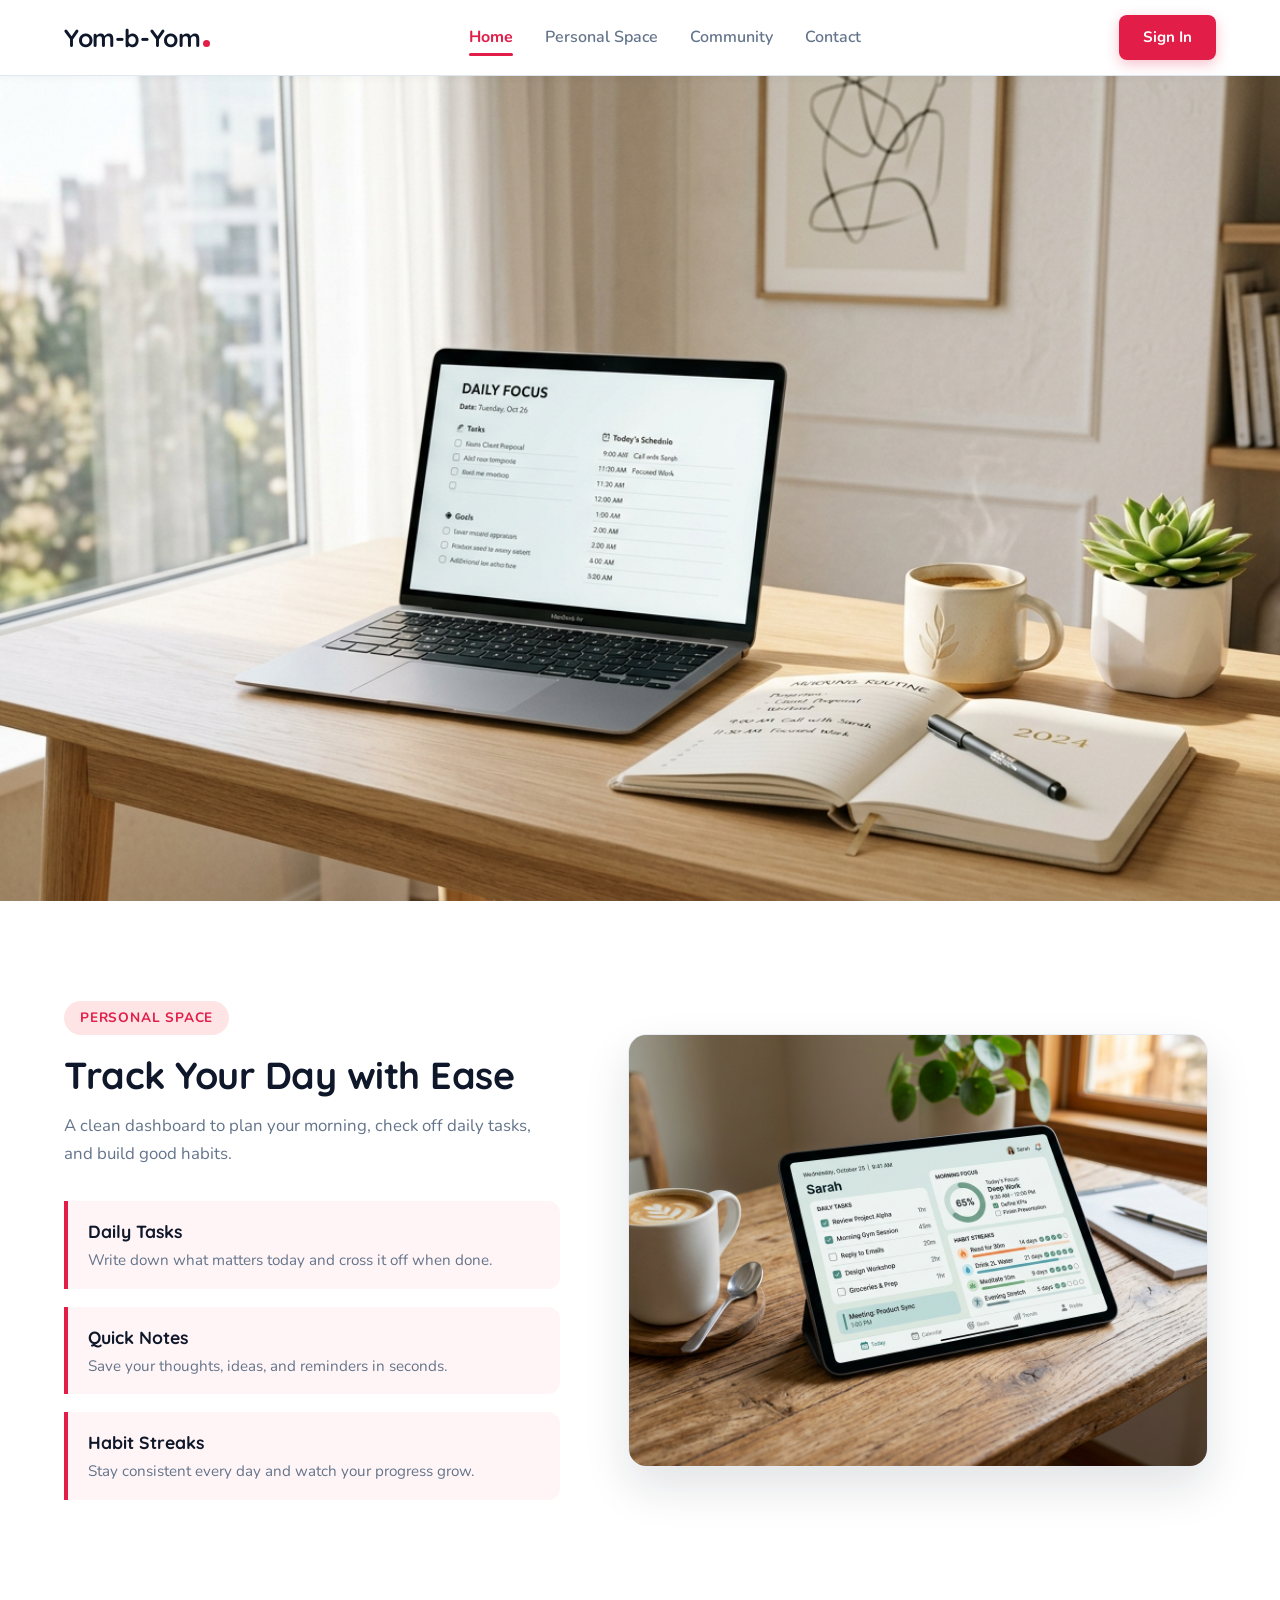
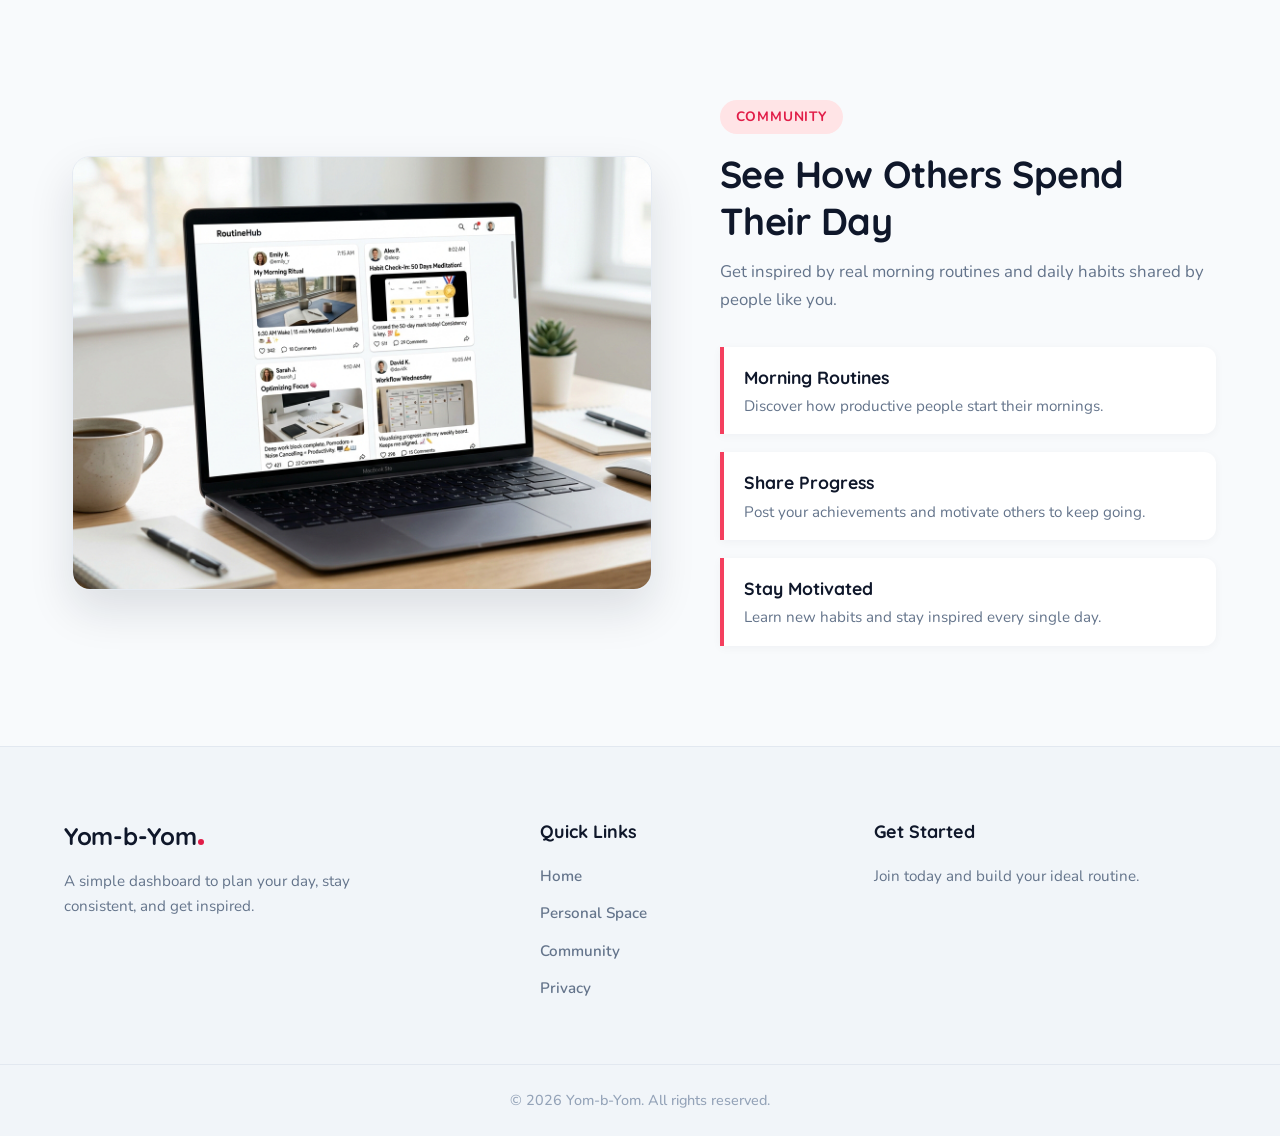
<file: index.html>
<!DOCTYPE html>
<html lang="en" dir="ltr">
<head>
    <meta charset="UTF-8">
    <meta name="viewport" content="width=device-width, initial-scale=1.0">

    <title>Yom-b-Yom</title>

    <!-- Fonts -->
    <link rel="preconnect" href="https://fonts.googleapis.com">
    <link rel="preconnect" href="https://fonts.gstatic.com" crossorigin>
    <link href="https://fonts.googleapis.com/css2?family=Nunito:wght@400;500;600;700;800;900&family=Quicksand:wght@500;600;700&display=swap" rel="stylesheet">
    
    <!-- CSS Links -->
    <link rel="stylesheet" href="css/nav.css">
    <link rel="stylesheet" href="css/sections.css">
    <link rel="stylesheet" href="css/footer.css">

</head>
<body>

    <!-- Navbar Start -->
    <nav class="navbar">
        <div class="container nav-container">



            <!-- Navbar Left-->
            <a href="#" class="logo">
                <span class="logo-text">Yom-b-Yom</span>
            </a>

            <!-- Navbar middle -->
            <ul class="nav-links">
                <li><a href="#" class="active">Home</a></li>
                <li><a href="#">Personal Space</a></li>
                <li><a href="#">Community</a></li>
                <li><a href="#">Contact</a></li>
            </ul>

            <!-- Navbar Right -->
            <div class="nav-right">
                <a href="#" class="btn-signin">Sign In</a>
            </div>
        </div>
    </nav>
    <!-- Navbar End -->



    <!-- LARGE image banner Start -->
    <section id="Large-img" class="Large-img-section"></section>
    <!-- LARGE image banner End -->


    
    <!-- SECTION 1 Start -->
    <section id="personal" class="personal-section">
        <div class="container">
            <div class="feature-row">
                
                <!-- Left Page Text Start -->
                <div class="feature-text">
                    <span class="badge">Personal Space</span>
                    <h2 class="section-title">Track Your Day with Ease</h2>
                    <p class="section-desc">
                        A clean dashboard to plan your morning, check off daily tasks, and build good habits.
                    </p>
                    <!-- Left Page Text End -->



                    <!-- Points Section Start -->
                    <div class="feature-points">
                        <div class="point-item">
                            <div class="point-info">
                                <h4>Daily Tasks</h4>
                                <p>Write down what matters today and cross it off when done.</p>
                            </div>
                        </div>

                        <div class="point-item">
                            <div class="point-info">
                                <h4>Quick Notes</h4>
                                <p>Save your thoughts, ideas, and reminders in seconds.</p>
                            </div>
                        </div>

                        <div class="point-item">
                            <div class="point-info">
                                <h4>Habit Streaks</h4>
                                <p>Stay consistent every day and watch your progress grow.</p>
                            </div>
                        </div>
                    </div>
                </div>
                <!-- Points Section End -->



                <!-- Right Page Image Start -->
                <div class="feature-media">
                    <img src="images/personal-feature.jpg" alt="Personal Life Dashboard on Tablet" class="feature-img">
                </div>

            </div>
        </div>
    </section>
    <!-- SECTION 1 End -->



    <!-- SECTION 2 Start -->
    <section id="community" class="section community-section">
        <div class="container">
            <div class="feature-row feature-row-reverse">
                


                <!-- Left Page Image Start -->
                <div class="feature-media">
                    <img src="images/community-feature.jpg" alt="Community Sharing Daily Routines" class="feature-img">
                </div>
                <!-- Left Page Image End -->



                <!-- Right Page Text Start -->
                <div class="feature-text">
                    <span class="badge">Community</span>
                    <h2 class="section-title">See How Others Spend Their Day</h2>
                    <p class="section-desc">
                        Get inspired by real morning routines and daily habits shared by people like you.
                    </p>
                    <!-- Right Page Text End -->



                    <!-- Points Section Start -->
                    <div class="feature-points">
                        <div class="point-item">
                            <div class="point-info">
                                <h4>Morning Routines</h4>
                                <p>Discover how productive people start their mornings.</p>
                            </div>
                        </div>

                        <div class="point-item">
                            <div class="point-info">
                                <h4>Share Progress</h4>
                                <p>Post your achievements and motivate others to keep going.</p>
                            </div>
                        </div>

                        <div class="point-item">
                            <div class="point-info">
                                <h4>Stay Motivated</h4>
                                <p>Learn new habits and stay inspired every single day.</p>
                            </div>
                        </div>
                    </div>
                </div>
                <!-- Points Section End -->

            </div>
        </div>
    </section>
    <!-- SECTION 2 End -->



    <!-- Footer Start-->
    <footer id="footer" class="footer">
        <div class="container footer-content">

            <!-- Footer Yom-b-Yom -->
            <div class="footer-col brand-col">
                <div class="footer-logo">Yom-b-Yom</div>
                <p>A simple dashboard to plan your day, stay consistent, and get inspired.</p>
            </div>

            <!-- Footer Links -->
            <div class="footer-col">
                <h4>Quick Links</h4>
                <ul class="footer-links">
                    <li><a href="#">Home</a></li>
                    <li><a href="#">Personal Space</a></li>
                    <li><a href="#">Community</a></li>
                    <li><a href="#">Privacy</a></li>
                </ul>
            </div>

            <!-- Footer Account -->
            <div class="footer-col">
                <h4>Get Started</h4>
                <p class="footer-subtext">Join today and build your ideal routine.</p>
            </div>
        </div>

        <!-- Copyright -->
        <div class="footer-bottom">
            <div class="container">
                <p>&copy; 2026 Yom-b-Yom. All rights reserved.</p>
            </div>
        </div>
    </footer>
    <!-- Footer End -->



</body>
</html>
</file>
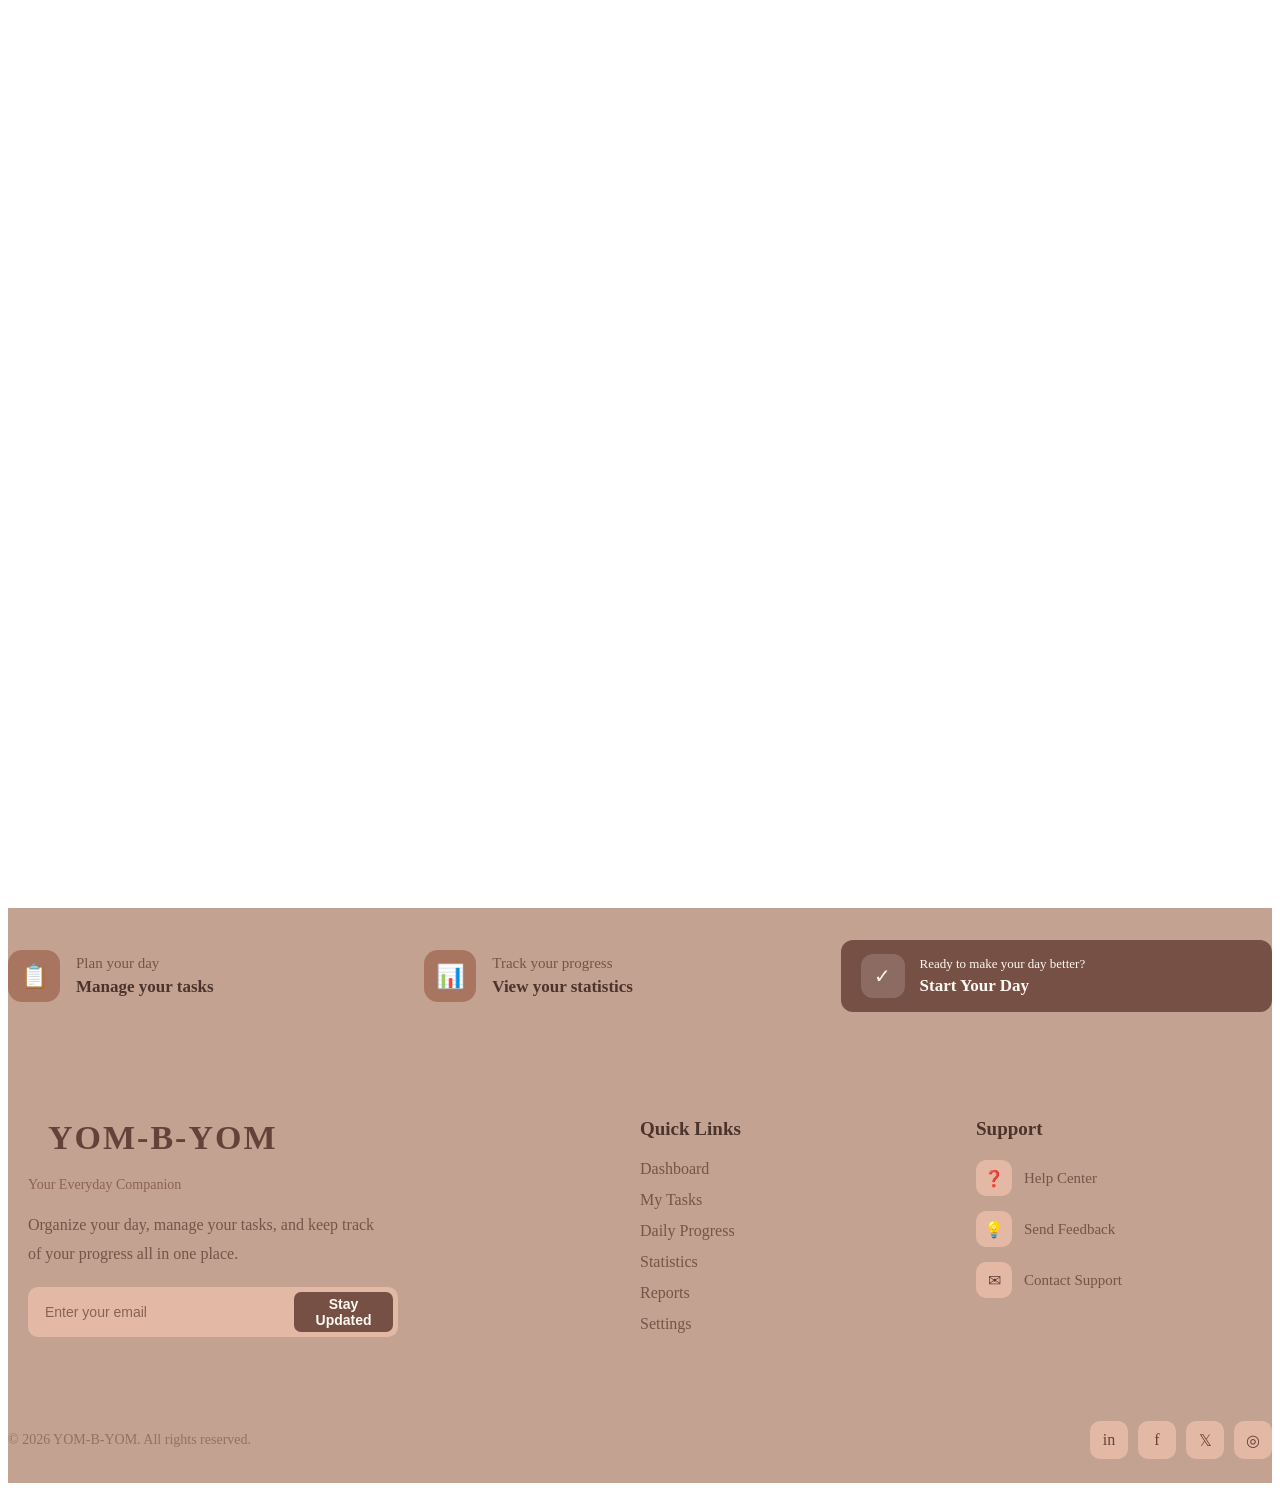
<file: mfooter.html>
<!DOCTYPE html>
<html lang="en">

<head>
    <meta charset="UTF-8">
    <meta name="viewport" content="width=device-width, initial-scale=y">
    <title> YOM-B-YOM</title>
    <link rel="stylesheet" href="css/mfooter.css">
</head>

<body>
    <main></main>
    <footer class="footer">

        <div class="container">

            <!-- Top Dashboard Cards -->
            <div class="footer-top">

                <div class="footer-contact-card">
                    <div class="contact-icon">📋</div>
                    <div>
                        <span>Plan your day</span>
                        <a href="#">Manage your tasks</a>
                    </div>
                </div>

                <div class="footer-contact-card">
                    <div class="contact-icon">📊</div>
                    <div>
                        <span>Track your progress</span>
                        <a href="#">View your statistics</a>
                    </div>
                </div>

                <a href="#" class="book-btn">
                    <span>✓</span>
                    <div>
                        <small>Ready to make your day better?</small>
                        <strong>Start Your Day</strong>
                    </div>
                </a>

            </div>


            <!-- Main Footer -->
            <div class="footer-content">

                <!-- Brand -->
                <div class="footer-brand">

                    <h2>YOM-B-YOM</h2>

                    <p class="brand-subtitle">
                        Your Everyday Companion
                    </p>

                    <p>
                        Organize your day, manage your tasks,
                        and keep track of your progress all in one place.
                    </p>

                    <!-- Newsletter -->
                    <div class="newsletter">
                        <input type="email" placeholder="Enter your email">
                        <button>Stay Updated</button>
                    </div>

                </div>


                <!-- Services -->
                <div class="footer-column">

                    <h3>Quick Links</h3>

                    <a href="#">Dashboard</a>
                    <a href="#">My Tasks</a>
                    <a href="#">Daily Progress</a>
                    <a href="#">Statistics</a>
                    <a href="#">Reports</a>
                    <a href="#">Settings</a>

                </div>


                <!-- Contact -->
                <div class="footer-column">

                    <h3>Support</h3>

                    <div class="contact-row">
                        <span>❓</span>
                        <p>Help Center</p>
                    </div>

                    <div class="contact-row">
                        <span>💡</span>
                        <p>Send Feedback</p>
                    </div>

                    <div class="contact-row">
                        <span>✉</span>
                        <p>Contact Support</p>
                    </div>

                </div>

            </div>


            <!-- Bottom -->
            <div class="footer-bottom">

                <p>
                    © 2026 YOM-B-YOM. All rights reserved.
                </p>

                <div class="social-links">
                    <a href="#">in</a>
                    <a href="#">f</a>
                    <a href="#">𝕏</a>
                    <a href="#">◎</a>
                </div>

            </div>

        </div>
    

    </footer>

</body>

</html>
</file>
<file: css/nav.css>
/* Reset Start */
* {
    margin: 0;
    padding: 0;
    box-sizing: border-box;
}
html {
    scroll-behavior: smooth;
}

/* Body Base */
body {
    font-family: 'Nunito', -apple-system, BlinkMacSystemFont, "Segoe UI", Roboto, sans-serif;
    background-color: #f8fafc;
    color: #0f172a;
    line-height: 1.6;
    direction: ltr;
    -webkit-font-smoothing: antialiased;
}

/* Desktop Max-width: 1200px Start */
.container {
    max-width: 1200px;
    margin: 0 auto;
    padding: 0 24px;
}

/* Links */
a {
    text-decoration: none;
    color: inherit;
    transition: all 0.25s ease;
}

/* Lists */
ul {
    list-style: none;
}

/* Images */
img {
    max-width: 100%;
    height: auto;
    display: block;
}
/* Reset End */



/* Navbar Start */
/* Navbar Desktop */
.navbar {
    background-color: rgba(255, 255, 255, 0.95);
    backdrop-filter: blur(12px);
    -webkit-backdrop-filter: blur(12px);
    border-bottom: 1px solid #e2e8f0;
    position: sticky;
    top: 0;
    z-index: 1000;
    box-shadow: 0 2px 8px rgba(15, 23, 42, 0.04);
    transition: all 0.3s ease;
}

/* Nav Container */
.nav-container {
    display: flex;
    justify-content: space-between;
    align-items: center;
    height: 75px;
}



/* Navbar Left Start */
.logo {
    display: flex;
    align-items: center;
    gap: 8px;
}
.logo-text {
    font-family: 'Quicksand', 'Nunito', sans-serif;
    font-size: 1.55rem;
    font-weight: 800;
    color: #0f172a;
    letter-spacing: -0.4px;
    position: relative;
}
.logo-text::after {
    content: '';
    display: inline-block;
    width: 7px;
    height: 7px;
    background-color: #e11d48;
    border-radius: 50%;
    margin-left: 3px;
}
/* Navbar Left End */



/* Navbar middle Start */
.nav-links {
    display: flex;
    align-items: center;
    gap: 32px;
}
.nav-links a {
    color: #64748b;
    font-weight: 600;
    font-size: 1rem;
    position: relative;
    padding: 6px 0;
}
.nav-links a:hover {
    color: #e11d48;
}
.nav-links a.active {
    color: #e11d48;
    font-weight: 700;
}
.nav-links a.active::after {
    content: '';
    position: absolute;
    bottom: -2px;
    left: 0;
    width: 100%;
    height: 2.5px;
    background-color: #e11d48;
    border-radius: 4px;
}
/* Navbar middle End */



/* Navbar Right Start */
.nav-right,
.nav-actions {
    display: flex;
    align-items: center;
}
.btn-signin {
    background-color: #e11d48;
    color: #ffffff !important;
    padding: 10px 24px;
    border-radius: 8px;
    font-weight: 700;
    font-size: 0.95rem;
    display: inline-block;
    box-shadow: 0 4px 14px rgba(225, 29, 72, 0.28);
    transition: all 0.25s cubic-bezier(0.4, 0, 0.2, 1);
}
.btn-signin:hover {
    background-color: #be123c;
    transform: translateY(-2px);
    box-shadow: 0 6px 18px rgba(225, 29, 72, 0.38);
}
.btn-signin:active {
    transform: translateY(0);
}
/* Navbar Right End */
/* Desktop Max-width: 1200px End */



/* Mobile Max-width: 768px Start */
@media (max-width: 768px) {
    .nav-container {
        height: auto;
        padding: 14px 20px;
        flex-direction: column;
        gap: 12px;
    }
    .nav-links {
        gap: 18px;
        flex-wrap: wrap;
        justify-content: center;
    }
}
/*Mobile Max-width 768px End */
</file>
<file: css/sections.css>
/* Desktop Max-width: 1200px Start */
/* LARGE image banner Start */
#Large-img,
.Large-img-section,
#hero,
.hero-section {
    position: relative;
    width: 100%;
    height: calc(100vh - 75px);
    min-height: 520px;
    background: url('../images/hero-bg.jpg') center center / cover no-repeat;
    display: flex;
    align-items: center;
    justify-content: center;
}
/* LARGE image banner End */



/* SECTION 1 Start */
.personal-section {
    padding: 100px 0;
    background-color: #ffffff;
}

.feature-row {
    display: flex;
    align-items: center;
    justify-content: space-between;
    gap: 60px;
}



/* Left Page Text Start */
.feature-text {
    flex: 1;
}

.badge {
    display: inline-block;
    background-color: #ffe4e6;
    color: #e11d48;
    font-size: 0.85rem;
    font-weight: 700;
    text-transform: uppercase;
    letter-spacing: 0.8px;
    padding: 6px 16px;
    border-radius: 20px;
    margin-bottom: 16px;
}

.section-title {
    font-family: 'Quicksand', 'Nunito', sans-serif;
    font-size: 2.35rem;
    font-weight: 800;
    color: #0f172a;
    line-height: 1.25;
    margin-bottom: 14px;
    letter-spacing: -0.5px;
}

.section-desc {
    font-size: 1.05rem;
    color: #64748b;
    line-height: 1.7;
    margin-bottom: 32px;
}
/* Left Page Text End */



/* Points Section Start */
.feature-points {
    display: flex;
    flex-direction: column;
    gap: 18px;
}

.point-item {
    display: flex;
    align-items: flex-start;
    padding: 16px 20px;
    border-left: 4px solid #e11d48;
    background-color: #fff5f6;
    border-radius: 0 12px 12px 0;
    transition: all 0.25s ease;
}

.point-item:hover {
    background-color: #ffeef0;
    transform: translateX(5px);
}

.point-info h4 {
    font-family: 'Quicksand', 'Nunito', sans-serif;
    font-size: 1.1rem;
    font-weight: 700;
    color: #0f172a;
    margin-bottom: 4px;
}

.point-info p {
    font-size: 0.95rem;
    color: #64748b;
    line-height: 1.55;
}
/* Points Section End */



/* Right Page Image Start */
.feature-media {
    flex: 1.2;
    display: flex;
    justify-content: center;
}

.feature-img {
    width: 100%;
    max-width: 580px;
    height: auto;
    border-radius: 18px;
    box-shadow: 0 20px 45px rgba(15, 23, 42, 0.12);
    border: 1px solid rgba(226, 232, 240, 0.8);
    transition: transform 0.35s ease, box-shadow 0.35s ease;
}

.feature-img:hover {
    transform: translateY(-6px);
    box-shadow: 0 25px 55px rgba(15, 23, 42, 0.16);
}
/* Right Page Image End */
/* SECTION 1 End */



/* SECTION 2 Start */
.community-section {
    padding: 100px 0;
    background-color: #f8fafc;
}

.feature-row-reverse {
    display: flex;
    align-items: center;
    justify-content: space-between;
    gap: 60px;
}



/* Left Page Image Start */
.community-section .feature-media {
    flex: 1.2;
    display: flex;
    justify-content: center;
}
/* Left Page Image End */



/* Right Page Text Start */
.community-section .feature-text {
    flex: 1;
}
/* Right Page Text End */



/* Points Section Start */
.community-section .point-item {
    border-left-color: #f43f5e;
    background-color: #ffffff;
    box-shadow: 0 2px 10px rgba(15, 23, 42, 0.04);
}

.community-section .point-item:hover {
    background-color: #fffbfb;
    box-shadow: 0 4px 14px rgba(15, 23, 42, 0.07);
}
/* Points Section End */
/* SECTION 2 End */
/* Desktop Max-width: 1200px End */



/* Tablet Max-width: 960px Start */
@media (max-width: 960px) {
    .personal-section,
    .community-section {
        padding: 70px 0;
    }

    #Large-img,
    .Large-img-section,
    #hero,
    .hero-section {
        height: 55vh;
        min-height: 360px;
    }

    .feature-row {
        flex-direction: column;
        gap: 40px;
    }

    .feature-row-reverse {
        flex-direction: column-reverse;
        gap: 40px;
    }

    .section-title {
        font-size: 1.9rem;
    }

    .feature-img {
        max-width: 100%;
    }
}
/* Tablet Max-width: 960px End */



/* Mobile Max-width: 576px Start */
@media (max-width: 576px) {
    .personal-section,
    .community-section {
        padding: 50px 0;
    }

    .section-title {
        font-size: 1.6rem;
    }

    .section-desc {
        font-size: 0.95rem;
    }

    .point-item {
        padding: 14px 16px;
    }
}
/* Mobile Max-width: 576px End */
</file>
<file: css/footer.css>
/* Desktop Max-width: 1200px Start */
.footer {
    background-color: #f1f5f9;
    color: #475569;
    padding-top: 70px;
    border-top: 1px solid #e2e8f0;
}

/* Footer Content */
.footer-content {
    display: grid;
    grid-template-columns: 1.5fr 1fr 1.2fr;
    gap: 48px;
    padding-bottom: 50px;
}



/* Footer Yom-b-Yom Start */
.brand-col .footer-logo {
    display: inline-block;
    font-family: 'Quicksand', 'Nunito', sans-serif;
    font-size: 1.5rem;
    font-weight: 800;
    color: #0f172a;
    letter-spacing: -0.3px;
    margin-bottom: 14px;
    position: relative;
}
.brand-col .footer-logo::after {
    content: '';
    display: inline-block;
    width: 6px;
    height: 6px;
    background-color: #e11d48;
    border-radius: 50%;
    margin-left: 2px;
}
.brand-col p {
    font-size: 0.95rem;
    color: #64748b;
    line-height: 1.65;
    max-width: 320px;
}
/* Footer Yom-b-Yom End */



/* Footer Links Start */
.footer-col h4 {
    font-family: 'Quicksand', 'Nunito', sans-serif;
    font-size: 1.12rem;
    font-weight: 700;
    color: #0f172a;
    margin-bottom: 18px;
}
.footer-links li {
    margin-bottom: 12px;
}
.footer-links a {
    font-size: 0.95rem;
    font-weight: 600;
    color: #64748b;
    display: inline-block;
    transition: all 0.2s ease;
}
.footer-links a:hover {
    color: #e11d48;
    transform: translateX(4px);
}
/* Footer Links End */



/* Footer Account Start */
.footer-subtext {
    font-size: 0.95rem;
    color: #64748b;
    line-height: 1.65;
    margin-bottom: 16px;
}
/* Footer Account End */



/* Copyright Start */
.footer-bottom {
    border-top: 1px solid #e2e8f0;
    padding: 24px 0;
    text-align: center;
    font-size: 0.9rem;
    color: #94a3b8;
    font-weight: 500;
}
/* Copyright End */
/* Desktop Max-width: 1200px End */



/* Mobile Max-width: 768px Start */
@media (max-width: 768px) {
    .footer {
        padding-top: 50px;
    }

    .footer-content {
        grid-template-columns: 1fr;
        gap: 32px;
        padding-bottom: 35px;
    }

    .brand-col p {
        max-width: 100%;
    }
}
/* Mobile Max-width: 768px End */
</file>
<file: css/mfooter.css>
main {
    height: 100vh;
}

/* Footer */

.footer {
    width: 100%;
    background: #c3a291;
    color: #4B342C;
    padding: 32px 0 24px;
}


/* Top contact cards */

.footer-top {
    display: grid;
    grid-template-columns: 1fr 1fr 1.1fr;
    gap: 24px;
    padding-bottom: 32px;
}


/* Contact card */

.footer-contact-card {
    display: flex;
    align-items: center;
    gap: 16px;
}


/* Contact icon */

.contact-icon {
    width: 52px;
    height: 52px;

    display: flex;
    align-items: center;
    justify-content: center;

    border-radius: 14px;

    background: #A87561;
    color: #FFF8F3;

    font-size: 23px;

    transition: 0.3s;
}

.contact-icon:hover {
    background: #7A5042;
    transform: translateY(-3px);
}


/* Contact text */

.footer-contact-card span {
    display: block;

    font-size: 15px;
    color: #765449;

    margin-bottom: 5px;
}

.footer-contact-card a {
    color: #4B342C;

    text-decoration: none;

    font-size: 17px;
    font-weight: 600;

    transition: 0.3s;
}

.footer-contact-card a:hover {
    color: #7A5042;
}


/* Start button */

.book-btn {
    display: flex;
    align-items: center;
    gap: 15px;

    padding: 14px 20px;

    background: #765044;
    color: #FFF8F3;

    text-decoration: none;

    border-radius: 12px;

    transition: 0.3s;
}

.book-btn:hover {
    background: #5F3E35;
    color: #FFFFFF;

    transform: translateY(-3px);
}

.book-btn span {
    width: 44px;
    height: 44px;

    display: flex;
    align-items: center;
    justify-content: center;

    background: rgba(255, 255, 255, 0.16);

    border-radius: 12px;

    font-size: 20px;
}

.book-btn small {
    display: block;

    font-size: 13px;

    margin-bottom: 4px;
}

.book-btn strong {
    font-size: 17px;
}


/* Footer content */

.footer-content {
    display: grid;
    margin: 20px;
    grid-template-columns: 2fr 1fr 1fr;

    gap: 60px;

    padding: 35px 0;
}


/* Brand */

.footer-brand h2 {
    margin: 20px;

    font-size: 34px;
    letter-spacing: 2px;

    color: #654239;
}

.brand-subtitle {
    margin-top: 5px;

    font-size: 14px;

    color: #8D6253;
}

.footer-brand>p:not(.brand-subtitle) {
    max-width: 360px;

    color: #765449;

    font-size: 16px;
    line-height: 1.8;

    margin: 18px 0;
}


/* Newsletter */

.newsletter {
    display: flex;

    max-width: 360px;

    background: #E3B9A6;

    border-radius: 10px;

    padding: 5px;
}

.newsletter input {
    width: 100%;

    background: transparent;

    border: none;
    outline: none;

    color: #4B342C;

    padding: 12px;

    font-size: 14px;
}

.newsletter input::placeholder {
    color: #876357;
}

.newsletter button {
    border: none;

    background: #765044;
    color: #FFF8F3;

    padding: 0 20px;

    border-radius: 7px;

    font-size: 14px;
    font-weight: 600;

    cursor: pointer;

    transition: 0.3s;
}

.newsletter button:hover {
    background: #5F3E35;
}


/* Footer columns */

.footer-column h3 {
    color: #4B342C;

    font-size: 19px;

    margin-bottom: 20px;
}

.footer-column a {
    display: block;

    color: #765449;

    text-decoration: none;

    font-size: 16px;

    margin-bottom: 13px;

    transition: 0.3s;
}

.footer-column a:hover {
    color: #5F3E35;

    padding-left: 5px;
}


/* Contact */

.contact-row {
    display: flex;

    align-items: center;

    gap: 12px;

    margin-bottom: 15px;
}

.contact-row span {
    width: 36px;
    height: 36px;

    display: flex;
    align-items: center;
    justify-content: center;

    background: #E3B9A6;

    color: #654239;

    border-radius: 10px;

    font-size: 16px;
}

.contact-row p {
    margin: 0;

    color: #765449;

    font-size: 15px;
}


/* Bottom */

.footer-bottom {
    display: flex;

    align-items: center;
    justify-content: space-between;

    padding-top: 20px;
}

.footer-bottom p {
    margin: 0;

    color: #927267;

    font-size: 14px;
}


/* Social links */

.social-links {
    display: flex;

    gap: 10px;
}

.social-links a {
    width: 38px;
    height: 38px;

    display: flex;
    align-items: center;
    justify-content: center;

    background: #E3B9A6;

    border-radius: 10px;

    color: #654239;

    text-decoration: none;

    font-size: 16px;

    transition: 0.3s;
}

.social-links a:hover {
    background: #765044;

    color: #FFF8F3;

    transform: translateY(-3px);
}


/* Responsive design */

@media (max-width: 768px) {

    .footer {
        padding: 30px 20px 18px;
    }

    .footer-top {
        grid-template-columns: 1fr;
        gap: 20px;
    }

    .footer-content {
        grid-template-columns: 1fr;
        gap: 35px;
    }

    .footer-bottom {
        flex-direction: column;
        gap: 18px;
        text-align: center;
    }

    .book-btn {
        width: fit-content;
    }
}


/* Small screens */

@media (max-width: 480px) {

    .newsletter {
        flex-direction: column;

        background: transparent;

        gap: 8px;
    }

    .newsletter input {
        background: #E3B9A6;

        border-radius: 7px;
    }

    .newsletter button {
        padding: 12px;
    }
}
</file>
